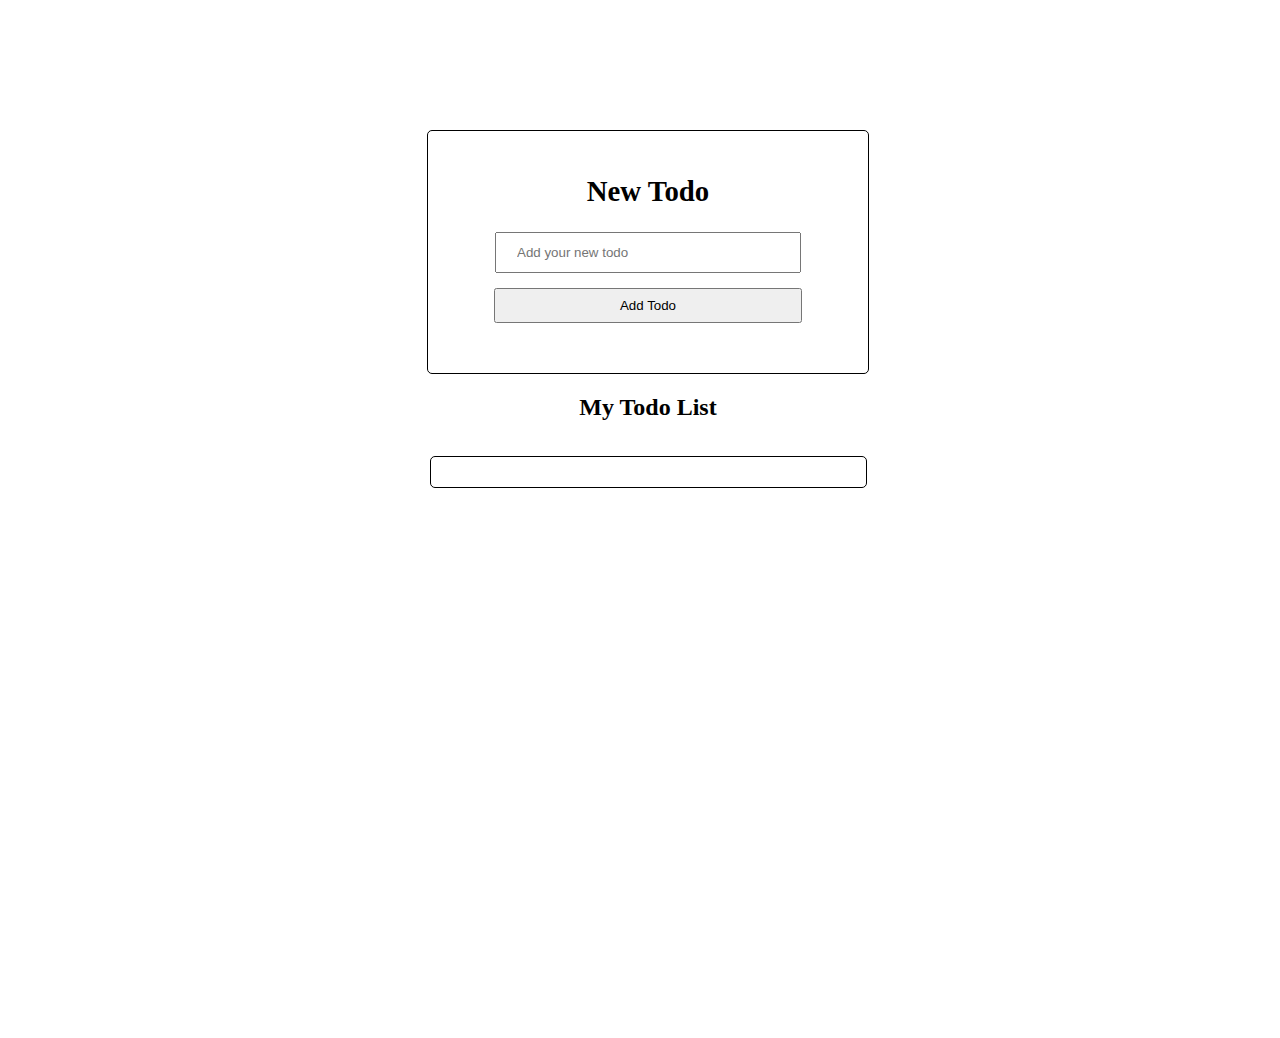
<file: task-07/index.html>
<!DOCTYPE html>
<html lang="en">
<head>
    <meta charset="UTF-8">
    <meta http-equiv="X-UA-Compatible" content="IE=edge">
    <meta name="viewport" content="width=device-width, initial-scale=1.0">
    <link rel="stylesheet" href="style.css">
    <title>Document</title>
</head>
<body>
    <div class="container">
        <form action="" class="form">
            <label for=""  class="todo-label">New Todo</label>
            <input type="text" placeholder="Add your new todo" class="input-todo">
            <button class="btn">Add Todo </button>
        </form>
    </div>
    <h2>My Todo List</h2>
    <div class="info-list">
        <div class="todo-list"></div>
    </div>
    


    <script src="script.js"></script>
</body>
</html>
</file>
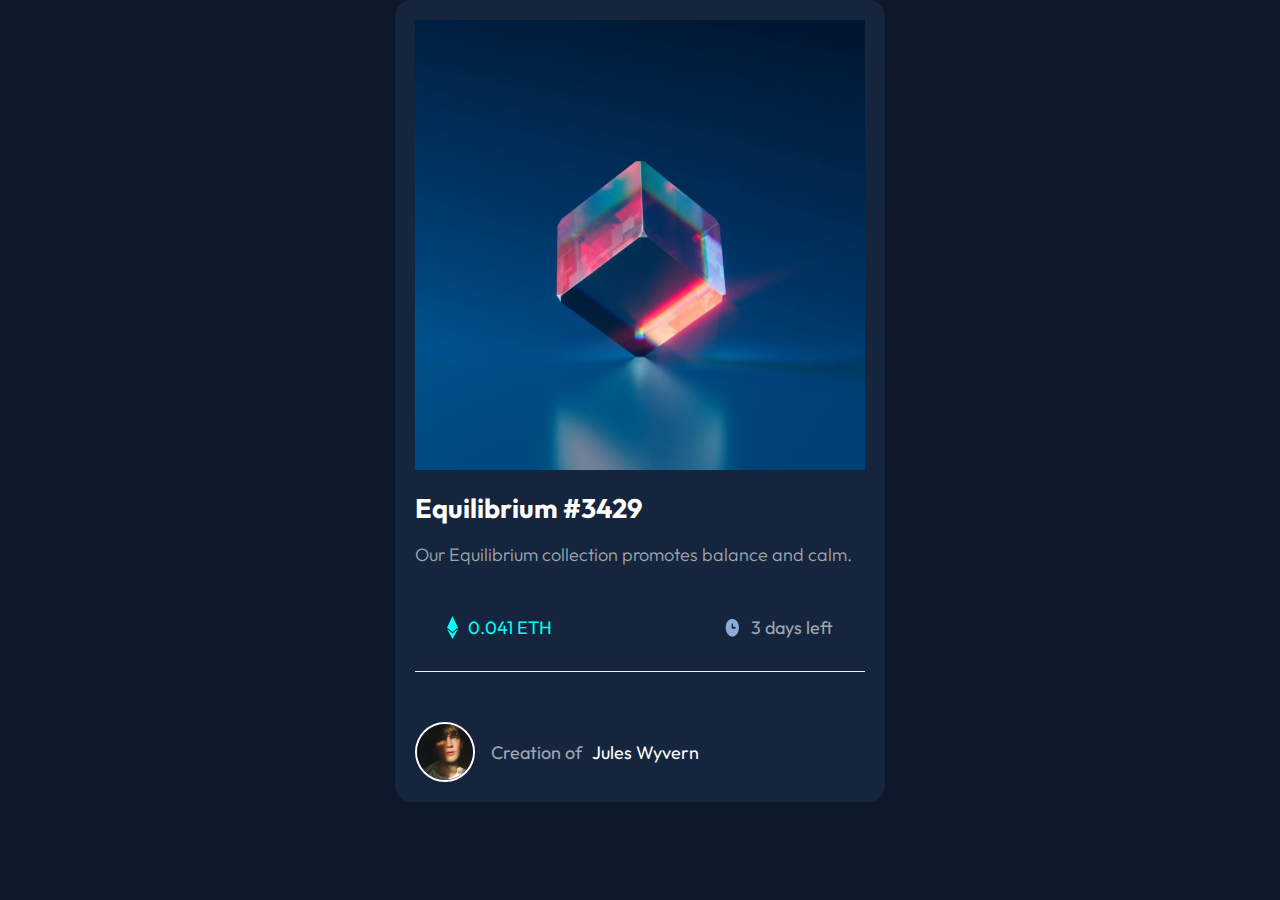
<file: task-06/card.html>
<!DOCTYPE html>
<html lang="en">

<head>
    <meta charset="UTF-8" />
    <meta name="viewport" content="width=device-width, initial-scale=1.0" />
    <link rel="preconnect" href="https://fonts.googleapis.com" />
    <link rel="preconnect" href="https://fonts.gstatic.com" crossorigin />
    <link href="https://fonts.googleapis.com/css2?family=Outfit:wght@300;400;600&display=swap" rel="stylesheet" />
    <link rel="icon" type="image/png" sizes="32x32" href="./images/favicon-32x32.png" />
    <title>Frontend Mentor</title>
</head>

<body>



    <script src="card.js"></script>
</body>

</html>
</file>
<file: task-07/style.css>
body {
    height: 100vh;
    width: 100%;
}
.container {
    margin: 0 auto;
    margin-top: 130px;
    padding: 20px;
    max-width: 400px;
    border-radius: 5px;
    border: 1px solid black;
    justify-content: center;
    text-align: center;
}

.todo-label {
    margin: 0 auto;
    display: block;
    font-size: 1.8em;
    margin-block-start: 0.83em;
    margin-block-end: 0.83em;
    margin-inline-start: 0px;
    margin-inline-end: 0px;
    font-weight: bold;
}

.input-todo{
    height: 35px;
    width: 280px;
    margin-bottom: 15px;
    padding-left: 20px;
}

.btn{
    width: 308px;
    padding: 8px;
    margin-bottom: 30px;
}

.todo-item {
    margin: 0 auto;
    width: 300px;
    margin-bottom: 15px;
    padding: 10px;
    border: 1px solid black;
    border-radius: 5px;
}

h2 {
    justify-content: center;
    text-align: center;
}
.info-list {
    margin: 0 auto;
    margin-top: 35px;
    width: 400px;
    border-radius: 5px;
    border: 1px solid black;
    padding: 20px 20px 10px 15px;
}
</file>
